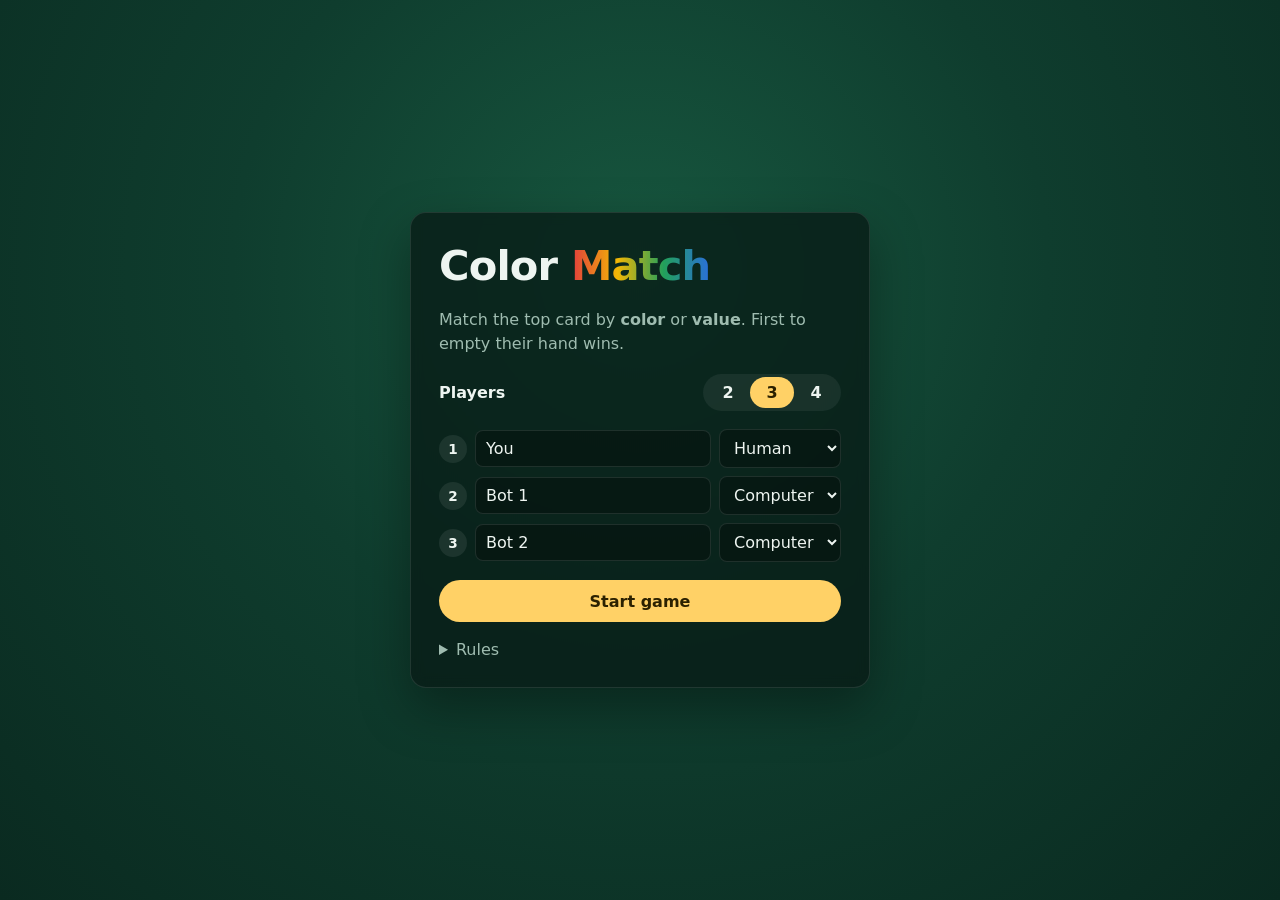
<file: index.html>
<!doctype html>
<html lang="en">
<head>
  <meta charset="utf-8">
  <title>Color Match</title>
  <meta http-equiv="refresh" content="0; url=web/">
  <link rel="canonical" href="web/">
</head>
<body style="background:#0f3d2e;color:#eef5f1;font-family:system-ui,sans-serif">
  <p>Loading the game… <a href="web/" style="color:#ffd166">Click here</a> if nothing happens.</p>
</body>
</html>
</file>
<file: web/style.css>
:root {
  color-scheme: dark;
  --felt: #0f3d2e;
  --felt-dark: #0a2a20;
  --panel: rgba(8, 28, 22, 0.78);
  --panel-border: rgba(255, 255, 255, 0.1);
  --text: #eef5f1;
  --muted: #9fbcb0;
  --accent: #ffd166;

  --red: #e23d3d;
  --blue: #2a6fdb;
  --green: #22a05a;
  --yellow: #f2b705;

  --card-w: 76px;
  --card-h: 112px;
  --radius: 10px;
}

* { box-sizing: border-box; }

html, body { height: 100%; }

body {
  margin: 0;
  font-family: system-ui, -apple-system, "Segoe UI", Roboto, sans-serif;
  color: var(--text);
  background: radial-gradient(ellipse at 50% 30%, #17573f 0%, var(--felt) 45%, var(--felt-dark) 100%) fixed;
  background-color: var(--felt);
}

button { font: inherit; }

.hidden { display: none !important; }

.screen { min-height: 100vh; }

.panel {
  background: var(--panel);
  border: 1px solid var(--panel-border);
  border-radius: 16px;
  box-shadow: 0 20px 50px rgba(0, 0, 0, 0.35);
  backdrop-filter: blur(6px);
}

/* ---------- logo & buttons ---------- */
.logo {
  margin: 0;
  font-size: 2.6rem;
  font-weight: 800;
  letter-spacing: -0.02em;
}
.logo span {
  background: linear-gradient(90deg, var(--red), var(--yellow), var(--green), var(--blue));
  -webkit-background-clip: text;
  background-clip: text;
  color: transparent;
}
.logo.small { font-size: 1.3rem; }

.btn {
  border: 0;
  border-radius: 999px;
  padding: 0.7rem 1.4rem;
  font-weight: 700;
  cursor: pointer;
  transition: transform 0.1s, background 0.15s;
}
.btn:active { transform: scale(0.97); }
.btn.primary { background: var(--accent); color: #2b2100; }
.btn.primary:hover { background: #ffdc85; }
.btn.ghost { background: transparent; color: var(--text); border: 1px solid var(--panel-border); }
.btn.ghost:hover { background: rgba(255, 255, 255, 0.08); }

:focus-visible { outline: 3px solid var(--accent); outline-offset: 2px; }

/* ---------- setup ---------- */
#setup { display: grid; place-items: center; padding: 24px 16px; }

.setup-panel {
  width: min(460px, 100%);
  padding: 28px;
  display: flex;
  flex-direction: column;
  gap: 18px;
}
.tagline { margin: 0; color: var(--muted); line-height: 1.5; }

.field { display: flex; align-items: center; justify-content: space-between; }
.label { font-weight: 600; }

.segmented {
  display: inline-flex;
  background: rgba(255, 255, 255, 0.06);
  border-radius: 999px;
  padding: 3px;
}
.segmented button {
  border: 0;
  background: transparent;
  color: var(--text);
  width: 44px;
  padding: 6px 0;
  border-radius: 999px;
  cursor: pointer;
  font-weight: 700;
}
.segmented button.active { background: var(--accent); color: #2b2100; }

.player-rows { display: flex; flex-direction: column; gap: 8px; }
.player-row { display: flex; gap: 8px; align-items: center; }
.seat {
  flex: none;
  width: 28px; height: 28px;
  display: grid; place-items: center;
  border-radius: 50%;
  background: rgba(255, 255, 255, 0.08);
  font-size: 0.85rem;
  font-weight: 700;
}
.player-row input, .player-row select {
  background: rgba(0, 0, 0, 0.3);
  color: var(--text);
  border: 1px solid var(--panel-border);
  border-radius: 8px;
  padding: 8px 10px;
  font: inherit;
  min-width: 0;
}
.player-row input { flex: 1; }
.player-row select { flex: none; }

.rules summary { cursor: pointer; color: var(--muted); }
.rules ul { margin: 10px 0 0; padding-left: 20px; color: var(--muted); line-height: 1.55; font-size: 0.92rem; }

/* ---------- game layout ---------- */
.topbar {
  display: flex;
  justify-content: space-between;
  align-items: center;
  padding: 12px 20px;
}
.topbar .btn { padding: 0.45rem 1rem; }

.layout {
  display: grid;
  grid-template-columns: 1fr 260px;
  gap: 16px;
  padding: 0 20px 20px;
  max-width: 1200px;
  margin: 0 auto;
}

.table {
  display: flex;
  flex-direction: column;
  align-items: center;
  gap: 22px;
  min-width: 0;
}

/* ---------- turn order ---------- */
.circle-wrap { display: flex; flex-direction: column; align-items: center; gap: 8px; width: 100%; }
.direction { color: var(--muted); font-size: 0.85rem; letter-spacing: 0.03em; }

.circle {
  list-style: none;
  margin: 0;
  padding: 0;
  display: flex;
  flex-wrap: wrap;
  justify-content: center;
  gap: 10px;
  counter-reset: seat;
}
.seat-chip {
  position: relative;
  min-width: 128px;
  padding: 10px 14px;
  border-radius: 12px;
  background: var(--panel);
  border: 2px solid transparent;
  transition: border-color 0.2s, transform 0.2s;
}
/* arrows between seats show which way the turn moves */
.seat-chip + .seat-chip::before {
  content: "→";
  position: absolute;
  left: -11px;
  top: 50%;
  transform: translate(-50%, -50%);
  color: var(--muted);
  font-size: 0.9rem;
}
.circle.ccw .seat-chip + .seat-chip::before { content: "←"; }
.seat-chip.active {
  border-color: var(--accent);
  transform: translateY(-3px);
  box-shadow: 0 0 0 4px rgba(255, 209, 102, 0.15);
}
.seat-chip.me .chip-name::after { content: " (you)"; color: var(--muted); font-weight: 400; }

.chip-name { font-weight: 700; white-space: nowrap; }
.tag {
  font-size: 0.65rem;
  padding: 1px 5px;
  border-radius: 4px;
  background: rgba(255, 255, 255, 0.12);
  color: var(--muted);
  vertical-align: middle;
}
.mini-hand { display: flex; height: 22px; margin: 6px 0 4px; }
.mini-hand i {
  width: 14px; height: 22px;
  margin-right: -6px;
  border-radius: 3px;
  background: linear-gradient(135deg, #3b2b6b, #1c1440);
  border: 1px solid rgba(255, 255, 255, 0.5);
}
.chip-count { font-size: 0.8rem; color: var(--muted); }
.last {
  color: #2b2100;
  background: var(--accent);
  font-weight: 800;
  font-size: 0.65rem;
  padding: 1px 5px;
  border-radius: 4px;
  margin-left: 4px;
}

/* ---------- piles ---------- */
.center { display: flex; gap: 40px; align-items: flex-end; margin-top: 8px; }
.pile { display: flex; flex-direction: column; align-items: center; gap: 8px; }
.pile-label { font-size: 0.8rem; color: var(--muted); }
.discard { min-width: calc(var(--card-w) * 1.3); min-height: calc(var(--card-h) * 1.3); }

.status {
  min-height: 1.5em;
  font-weight: 600;
  text-align: center;
  padding: 0 8px;
}
.status.error { color: #ffb3b3; }

/* ---------- hand ---------- */
.hand-area { width: 100%; display: flex; flex-direction: column; align-items: center; gap: 10px; }
.hand-title { color: var(--muted); font-size: 0.85rem; }
.hand {
  display: flex;
  flex-wrap: wrap;
  justify-content: center;
  gap: 8px;
  min-height: calc(var(--card-h) + 16px);
  padding-top: 12px;
}

/* ---------- cards ---------- */
.card {
  position: relative;
  flex: none;
  width: var(--card-w);
  height: var(--card-h);
  border-radius: var(--radius);
  border: 4px solid #fff;
  box-shadow: 0 6px 14px rgba(0, 0, 0, 0.35);
  color: #fff;
  user-select: none;
  transition: transform 0.15s, box-shadow 0.15s, opacity 0.15s, filter 0.15s;
}
.card.c-red    { background: var(--red); }
.card.c-blue   { background: var(--blue); }
.card.c-green  { background: var(--green); }
.card.c-yellow { background: var(--yellow); }

.card .oval {
  position: absolute;
  inset: 16% 8%;
  background: #fff;
  border-radius: 50%;
  transform: rotate(-24deg);
  display: grid;
  place-items: center;
}
.card .value {
  transform: rotate(24deg);
  font-size: 1.9rem;
  font-weight: 900;
  text-shadow: none;
}
.card.c-red .value    { color: var(--red); }
.card.c-blue .value   { color: var(--blue); }
.card.c-green .value  { color: var(--green); }
.card.c-yellow .value { color: #c08f00; }

.card .corner {
  position: absolute;
  font-size: 0.8rem;
  font-weight: 800;
  line-height: 1;
  text-shadow: 0 1px 2px rgba(0, 0, 0, 0.4);
}
.card .corner.tl { top: 5px; left: 6px; }
.card .corner.br { bottom: 5px; right: 6px; transform: rotate(180deg); }

.card.big {
  width: calc(var(--card-w) * 1.3);
  height: calc(var(--card-h) * 1.3);
  animation: land 0.25s ease-out;
}
.card.big .value { font-size: 2.5rem; }
.card.big .corner { font-size: 1rem; }

.card.playable { cursor: pointer; }
.card.playable:hover, .card.playable:focus-visible {
  transform: translateY(-12px);
  box-shadow: 0 14px 22px rgba(0, 0, 0, 0.45);
}
.card.dim { opacity: 0.45; filter: saturate(0.6); cursor: not-allowed; }
.card.new { box-shadow: 0 0 0 3px var(--accent), 0 6px 14px rgba(0, 0, 0, 0.35); }
.card.shake { animation: shake 0.35s; }

/* card back = draw pile */
.card.back {
  padding: 0;
  background:
    repeating-linear-gradient(45deg, rgba(255,255,255,0.06) 0 6px, transparent 6px 12px),
    linear-gradient(135deg, #3b2b6b, #1c1440);
  display: grid;
  place-items: center;
  cursor: default;
}
.card.back::after {
  content: "";
  position: absolute;
  inset: 0;
  border-radius: 6px;
  box-shadow: 4px 4px 0 -1px #1c1440, 8px 8px 0 -2px rgba(28, 20, 64, 0.6);
  z-index: -1;
}
.back-logo {
  font-weight: 900;
  font-size: 1.2rem;
  color: var(--accent);
  transform: rotate(-24deg);
}
.card.back.can-draw { cursor: pointer; }
.card.back.can-draw:hover { transform: translateY(-6px); box-shadow: 0 0 0 3px var(--accent), 0 12px 20px rgba(0,0,0,0.45); }

@keyframes land {
  from { transform: scale(1.15) rotate(-6deg); opacity: 0.4; }
  to   { transform: none; opacity: 1; }
}
@keyframes shake {
  0%, 100% { transform: translateX(0); }
  20% { transform: translateX(-6px); }
  40% { transform: translateX(6px); }
  60% { transform: translateX(-4px); }
  80% { transform: translateX(4px); }
}

/* ---------- log ---------- */
.log-panel {
  background: var(--panel);
  border: 1px solid var(--panel-border);
  border-radius: 14px;
  padding: 14px 16px;
  align-self: start;
  max-height: calc(100vh - 90px);
  overflow: auto;
  position: sticky;
  top: 12px;
}
.log-panel h2 { margin: 0 0 8px; font-size: 0.95rem; color: var(--muted); font-weight: 600; }
.log { list-style: none; margin: 0; padding: 0; font-size: 0.88rem; line-height: 1.45; }
.log li { padding: 5px 0; border-bottom: 1px solid rgba(255, 255, 255, 0.06); }
.log li:first-child { font-weight: 600; }
.log li.effect { color: var(--accent); }
.log li.win { color: #7ef0a7; font-weight: 800; }

/* ---------- overlay ---------- */
.overlay {
  position: fixed;
  inset: 0;
  background: rgba(0, 10, 6, 0.7);
  display: grid;
  place-items: center;
  padding: 16px;
  z-index: 10;
}
.overlay-panel {
  width: min(380px, 100%);
  padding: 28px;
  text-align: center;
}
.overlay-panel h2 { margin: 0 0 8px; font-size: 1.6rem; }
.overlay-panel p { margin: 0 0 20px; color: var(--muted); }
.overlay-buttons { display: flex; gap: 10px; justify-content: center; flex-wrap: wrap; }

/* ---------- small screens ---------- */
@media (max-width: 820px) {
  .layout { grid-template-columns: 1fr; padding: 0 16px 16px; }
  .log-panel { position: static; max-height: 200px; }
}
@media (max-width: 520px) {
  :root { --card-w: 56px; --card-h: 84px; --radius: 8px; }
  .card .value { font-size: 1.4rem; }
  .card.big .value { font-size: 1.9rem; }
  .card { border-width: 3px; }
  .seat-chip { min-width: 0; padding: 8px 10px; }
  .center { gap: 24px; }
  .topbar { padding: 10px 16px; }
}

@media (prefers-reduced-motion: reduce) {
  * { animation: none !important; transition: none !important; }
}
</file>
